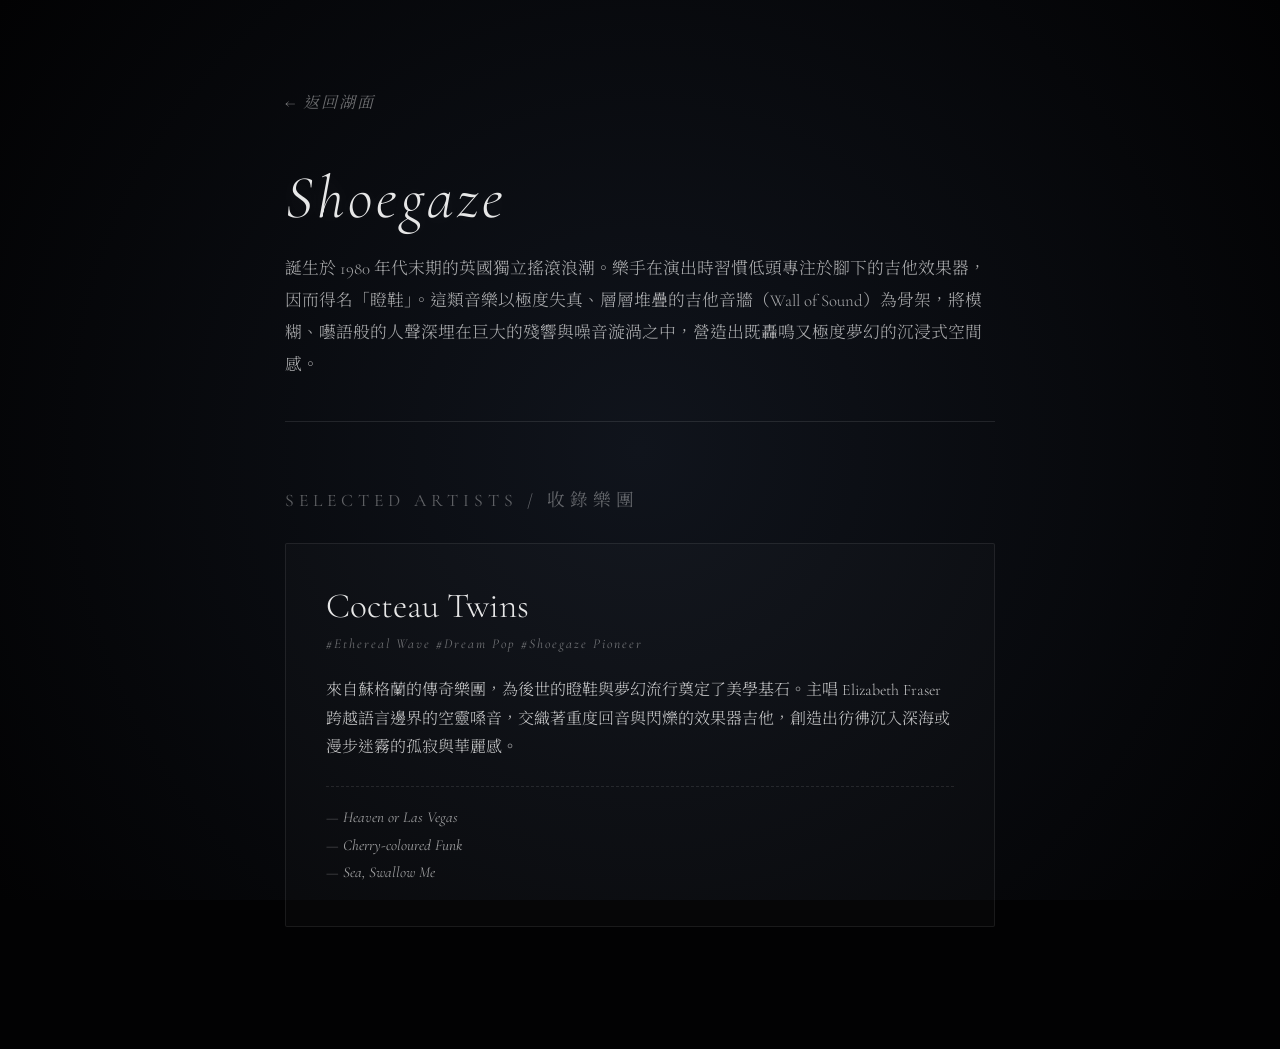
<file: bands/cocteau-twins.html>
<!DOCTYPE html>
<html lang="zh-TW">
<head>
    <meta charset="UTF-8">
    <meta name="viewport" content="width=device-width, initial-scale=1.0">
    <title>Shoegaze — Midnight Lake</title>
    <link rel="preconnect" href="https://fonts.googleapis.com">
    <link rel="preconnect" href="https://fonts.gstatic.com" crossorigin>
    <link href="https://fonts.googleapis.com/css2?family=Cormorant+Garamond:ital,wght@0,300;0,400;1,300&family=Noto+Serif+TC:wght@200;300;400&display=swap" rel="stylesheet">
    <link rel="stylesheet" href="../css/style.css">
    <style>
        .genre-page {
            max-width: 750px; margin: 0 auto; padding: 10vh 20px;
            position: relative; z-index: 2; color: rgba(255, 255, 255, 0.8);
        }
        .back-link {
            display: inline-block; margin-bottom: 3rem;
            color: rgba(255, 255, 255, 0.4); text-decoration: none;
            font-style: italic; letter-spacing: 2px; transition: color 0.3s;
        }
        .back-link:hover { color: rgba(255, 255, 255, 0.9); }
        
        /* 曲風總介紹區塊 */
        .genre-header { margin-bottom: 4rem; border-bottom: 1px solid rgba(255, 255, 255, 0.1); padding-bottom: 2.5rem; }
        .genre-header h1 { font-size: 3.8rem; font-style: italic; margin-bottom: 1.2rem; }
        .genre-desc { line-height: 1.9; font-weight: 300; color: rgba(255, 255, 255, 0.65); font-size: 1.05rem; }

        /* 樂團獨立卡片區塊 */
        .band-section-title { font-size: 1.1rem; letter-spacing: 5px; color: rgba(255, 255, 255, 0.35); margin-bottom: 2rem; text-transform: uppercase; }
        .band-item {
            border: 1px solid rgba(255, 255, 255, 0.08);
            background: rgba(255, 255, 255, 0.02);
            padding: 2.5rem; margin-bottom: 2rem; border-radius: 2px;
        }
        .band-item h3 { font-size: 2.2rem; font-weight: 300; color: rgba(255, 255, 255, 0.9); margin-bottom: 0.5rem; }
        .band-tags { font-size: 0.85rem; letter-spacing: 2px; color: rgba(255, 255, 255, 0.4); font-style: italic; margin-bottom: 1.5rem; }
        .band-vibe { line-height: 1.8; font-weight: 300; margin-bottom: 1.5rem; color: rgba(255, 255, 255, 0.75); }
        .track-list { list-style: none; border-top: 1px dashed rgba(255, 255, 255, 0.1); padding-top: 1rem; }
        .track-list li { font-size: 0.95rem; padding: 0.3rem 0; color: rgba(255, 255, 255, 0.6); font-style: italic; }
        .track-list li::before { content: "— "; color: rgba(255, 255, 255, 0.3); }
    </style>
</head>
<body>
    <div class="noise-overlay"></div>
    <div class="genre-page">
        <a href="../index.html" class="back-link">← 返回湖面</a>
        
        <!-- 曲風文字介紹 -->
        <div class="genre-header">
            <h1>Shoegaze</h1>
            <p class="genre-desc">
                誕生於 1980 年代末期的英國獨立搖滾浪潮。樂手在演出時習慣低頭專注於腳下的吉他效果器，因而得名「瞪鞋」。這類音樂以極度失真、層層堆疊的吉他音牆（Wall of Sound）為骨架，將模糊、囈語般的人聲深埋在巨大的殘響與噪音漩渦之中，營造出既轟鳴又極度夢幻的沉浸式空間感。
            </p>
        </div>

        <!-- 相關樂團介紹 -->
        <div class="band-section-title">Selected Artists / 收錄樂團</div>
        
        <div class="band-item">
            <h3>Cocteau Twins</h3>
            <div class="band-tags">#Ethereal Wave #Dream Pop #Shoegaze Pioneer</div>
            <p class="band-vibe">
                來自蘇格蘭的傳奇樂團，為後世的瞪鞋與夢幻流行奠定了美學基石。主唱 Elizabeth Fraser 跨越語言邊界的空靈嗓音，交織著重度回音與閃爍的效果器吉他，創造出彷彿沉入深海或漫步迷霧的孤寂與華麗感。
            </p>
            <ul class="track-list">
                <li>Heaven or Las Vegas</li>
                <li>Cherry-coloured Funk</li>
                <li>Sea, Swallow Me</li>
            </ul>
        </div>

    </div>
</body>
</html>
</file>
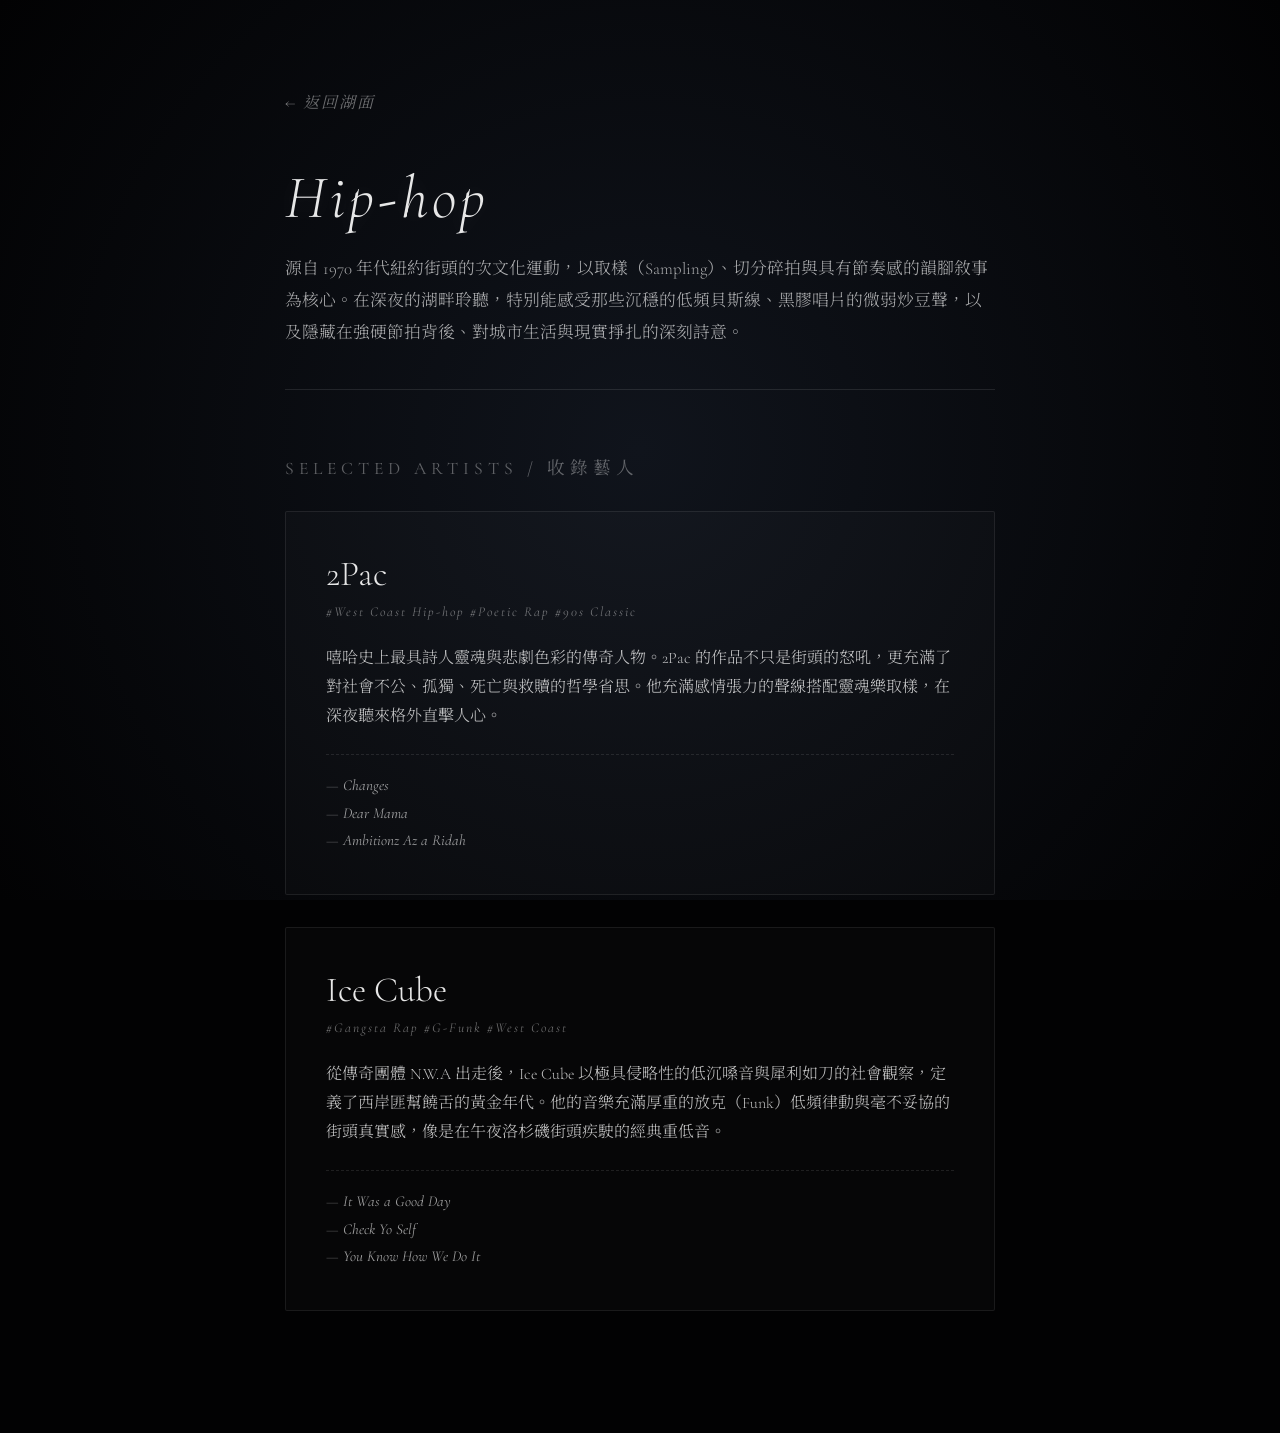
<file: genres/hip-hop.html>
<!DOCTYPE html>
<html lang="zh-TW">
<head>
    <meta charset="UTF-8">
    <meta name="viewport" content="width=device-width, initial-scale=1.0">
    <title>Hip-hop — Midnight Lake</title>
    <link rel="preconnect" href="https://fonts.googleapis.com">
    <link rel="preconnect" href="https://fonts.gstatic.com" crossorigin>
    <link href="https://fonts.googleapis.com/css2?family=Cormorant+Garamond:ital,wght@0,300;0,400;1,300&family=Noto+Serif+TC:wght@200;300;400&display=swap" rel="stylesheet">
    <link rel="stylesheet" href="../css/style.css">
    <style>
        .genre-page {
            max-width: 750px; margin: 0 auto; padding: 10vh 20px;
            position: relative; z-index: 2; color: rgba(255, 255, 255, 0.8);
        }
        .back-link {
            display: inline-block; margin-bottom: 3rem;
            color: rgba(255, 255, 255, 0.4); text-decoration: none;
            font-style: italic; letter-spacing: 2px; transition: color 0.3s;
        }
        .back-link:hover { color: rgba(255, 255, 255, 0.9); }
        
        /* 曲風總介紹區塊 */
        .genre-header { margin-bottom: 4rem; border-bottom: 1px solid rgba(255, 255, 255, 0.1); padding-bottom: 2.5rem; }
        .genre-header h1 { font-size: 3.8rem; font-style: italic; margin-bottom: 1.2rem; }
        .genre-desc { line-height: 1.9; font-weight: 300; color: rgba(255, 255, 255, 0.65); font-size: 1.05rem; }

        /* 藝人獨立卡片區塊 */
        .band-section-title { font-size: 1.1rem; letter-spacing: 5px; color: rgba(255, 255, 255, 0.35); margin-bottom: 2rem; text-transform: uppercase; }
        .band-item {
            border: 1px solid rgba(255, 255, 255, 0.08);
            background: rgba(255, 255, 255, 0.02);
            padding: 2.5rem; margin-bottom: 2rem; border-radius: 2px;
            transition: border 0.4s ease, background 0.4s ease;
        }
        .band-item:hover {
            border: 1px solid rgba(255, 255, 255, 0.2);
            background: rgba(255, 255, 255, 0.04);
        }
        .band-item h3 { font-size: 2.2rem; font-weight: 300; color: rgba(255, 255, 255, 0.9); margin-bottom: 0.5rem; }
        .band-tags { font-size: 0.85rem; letter-spacing: 2px; color: rgba(255, 255, 255, 0.4); font-style: italic; margin-bottom: 1.5rem; }
        .band-vibe { line-height: 1.8; font-weight: 300; margin-bottom: 1.5rem; color: rgba(255, 255, 255, 0.75); }
        .track-list { list-style: none; border-top: 1px dashed rgba(255, 255, 255, 0.1); padding-top: 1rem; }
        .track-list li { font-size: 0.95rem; padding: 0.3rem 0; color: rgba(255, 255, 255, 0.6); font-style: italic; }
        .track-list li::before { content: "— "; color: rgba(255, 255, 255, 0.3); }
    </style>
</head>
<body>
    <div class="noise-overlay"></div>
    <div class="genre-page">
        <a href="../index.html" class="back-link">← 返回湖面</a>
        
        <!-- 曲風文字介紹 -->
        <div class="genre-header">
            <h1>Hip-hop</h1>
            <p class="genre-desc">
                源自 1970 年代紐約街頭的次文化運動，以取樣（Sampling）、切分碎拍與具有節奏感的韻腳敘事為核心。在深夜的湖畔聆聽，特別能感受那些沉穩的低頻貝斯線、黑膠唱片的微弱炒豆聲，以及隱藏在強硬節拍背後、對城市生活與現實掙扎的深刻詩意。
            </p>
        </div>

        <!-- 相關藝人介紹 -->
        <div class="band-section-title">Selected Artists / 收錄藝人</div>
        
        <!-- 藝人一：2Pac -->
        <div class="band-item">
            <h3>2Pac</h3>
            <div class="band-tags">#West Coast Hip-hop #Poetic Rap #90s Classic</div>
            <p class="band-vibe">
                嘻哈史上最具詩人靈魂與悲劇色彩的傳奇人物。2Pac 的作品不只是街頭的怒吼，更充滿了對社會不公、孤獨、死亡與救贖的哲學省思。他充滿感情張力的聲線搭配靈魂樂取樣，在深夜聽來格外直擊人心。
            </p>
            <ul class="track-list">
                <li>Changes</li>
                <li>Dear Mama</li>
                <li>Ambitionz Az a Ridah</li>
            </ul>
        </div>

        <!-- 藝人二：Ice Cube -->
        <div class="band-item">
            <h3>Ice Cube</h3>
            <div class="band-tags">#Gangsta Rap #G-Funk #West Coast</div>
            <p class="band-vibe">
                從傳奇團體 N.W.A 出走後，Ice Cube 以極具侵略性的低沉嗓音與犀利如刀的社會觀察，定義了西岸匪幫饒舌的黃金年代。他的音樂充滿厚重的放克（Funk）低頻律動與毫不妥協的街頭真實感，像是在午夜洛杉磯街頭疾駛的經典重低音。
            </p>
            <ul class="track-list">
                <li>It Was a Good Day</li>
                <li>Check Yo Self</li>
                <li>You Know How We Do It</li>
            </ul>
        </div>

    </div>
</body>
</html>
</file>
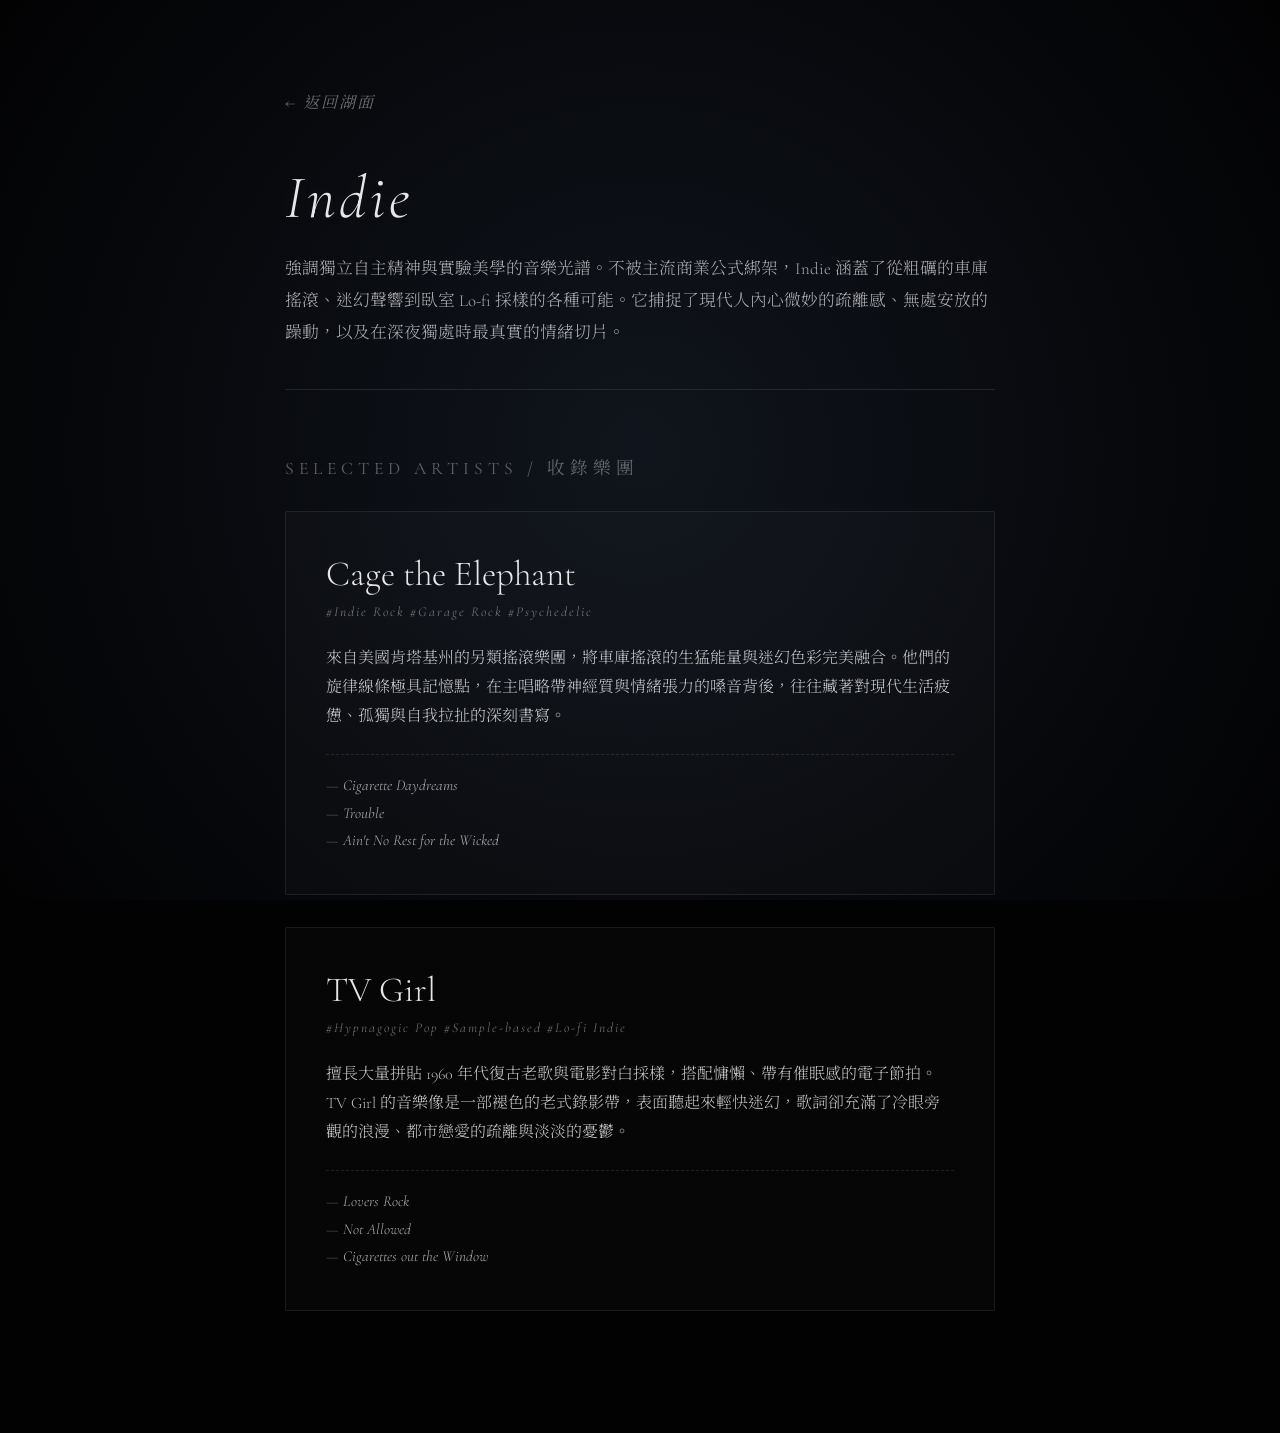
<file: genres/indie.html>
<!DOCTYPE html>
<html lang="zh-TW">
<head>
    <meta charset="UTF-8">
    <meta name="viewport" content="width=device-width, initial-scale=1.0">
    <title>Indie — Midnight Lake</title>
    <link rel="preconnect" href="https://fonts.googleapis.com">
    <link rel="preconnect" href="https://fonts.gstatic.com" crossorigin>
    <link href="https://fonts.googleapis.com/css2?family=Cormorant+Garamond:ital,wght@0,300;0,400;1,300&family=Noto+Serif+TC:wght@200;300;400&display=swap" rel="stylesheet">
    <link rel="stylesheet" href="../css/style.css">
    <style>
        .genre-page {
            max-width: 750px; margin: 0 auto; padding: 10vh 20px;
            position: relative; z-index: 2; color: rgba(255, 255, 255, 0.8);
        }
        .back-link {
            display: inline-block; margin-bottom: 3rem;
            color: rgba(255, 255, 255, 0.4); text-decoration: none;
            font-style: italic; letter-spacing: 2px; transition: color 0.3s;
        }
        .back-link:hover { color: rgba(255, 255, 255, 0.9); }
        
        /* 曲風總介紹區塊 */
        .genre-header { margin-bottom: 4rem; border-bottom: 1px solid rgba(255, 255, 255, 0.1); padding-bottom: 2.5rem; }
        .genre-header h1 { font-size: 3.8rem; font-style: italic; margin-bottom: 1.2rem; }
        .genre-desc { line-height: 1.9; font-weight: 300; color: rgba(255, 255, 255, 0.65); font-size: 1.05rem; }

        /* 樂團獨立卡片區塊 */
        .band-section-title { font-size: 1.1rem; letter-spacing: 5px; color: rgba(255, 255, 255, 0.35); margin-bottom: 2rem; text-transform: uppercase; }
        .band-item {
            border: 1px solid rgba(255, 255, 255, 0.08);
            background: rgba(255, 255, 255, 0.02);
            padding: 2.5rem; margin-bottom: 2rem; border-radius: 2px;
            transition: border 0.4s ease, background 0.4s ease;
        }
        .band-item:hover {
            border: 1px solid rgba(255, 255, 255, 0.2);
            background: rgba(255, 255, 255, 0.04);
        }
        .band-item h3 { font-size: 2.2rem; font-weight: 300; color: rgba(255, 255, 255, 0.9); margin-bottom: 0.5rem; }
        .band-tags { font-size: 0.85rem; letter-spacing: 2px; color: rgba(255, 255, 255, 0.4); font-style: italic; margin-bottom: 1.5rem; }
        .band-vibe { line-height: 1.8; font-weight: 300; margin-bottom: 1.5rem; color: rgba(255, 255, 255, 0.75); }
        .track-list { list-style: none; border-top: 1px dashed rgba(255, 255, 255, 0.1); padding-top: 1rem; }
        .track-list li { font-size: 0.95rem; padding: 0.3rem 0; color: rgba(255, 255, 255, 0.6); font-style: italic; }
        .track-list li::before { content: "— "; color: rgba(255, 255, 255, 0.3); }
    </style>
</head>
<body>
    <div class="noise-overlay"></div>
    <div class="genre-page">
        <a href="../index.html" class="back-link">← 返回湖面</a>
        
        <!-- 曲風文字介紹 -->
        <div class="genre-header">
            <h1>Indie</h1>
            <p class="genre-desc">
                強調獨立自主精神與實驗美學的音樂光譜。不被主流商業公式綁架，Indie 涵蓋了從粗礪的車庫搖滾、迷幻聲響到臥室 Lo-fi 採樣的各種可能。它捕捉了現代人內心微妙的疏離感、無處安放的躁動，以及在深夜獨處時最真實的情緒切片。
            </p>
        </div>

        <!-- 相關樂團介紹 -->
        <div class="band-section-title">Selected Artists / 收錄樂團</div>
        
        <!-- 樂團一：Cage the Elephant -->
        <div class="band-item">
            <h3>Cage the Elephant</h3>
            <div class="band-tags">#Indie Rock #Garage Rock #Psychedelic</div>
            <p class="band-vibe">
                來自美國肯塔基州的另類搖滾樂團，將車庫搖滾的生猛能量與迷幻色彩完美融合。他們的旋律線條極具記憶點，在主唱略帶神經質與情緒張力的嗓音背後，往往藏著對現代生活疲憊、孤獨與自我拉扯的深刻書寫。
            </p>
            <ul class="track-list">
                <li>Cigarette Daydreams</li>
                <li>Trouble</li>
                <li>Ain't No Rest for the Wicked</li>
            </ul>
        </div>

        <!-- 樂團二：TV Girl -->
        <div class="band-item">
            <h3>TV Girl</h3>
            <div class="band-tags">#Hypnagogic Pop #Sample-based #Lo-fi Indie</div>
            <p class="band-vibe">
                擅長大量拼貼 1960 年代復古老歌與電影對白採樣，搭配慵懶、帶有催眠感的電子節拍。TV Girl 的音樂像是一部褪色的老式錄影帶，表面聽起來輕快迷幻，歌詞卻充滿了冷眼旁觀的浪漫、都市戀愛的疏離與淡淡的憂鬱。
            </p>
            <ul class="track-list">
                <li>Lovers Rock</li>
                <li>Not Allowed</li>
                <li>Cigarettes out the Window</li>
            </ul>
        </div>

    </div>
</body>
</html>
</file>
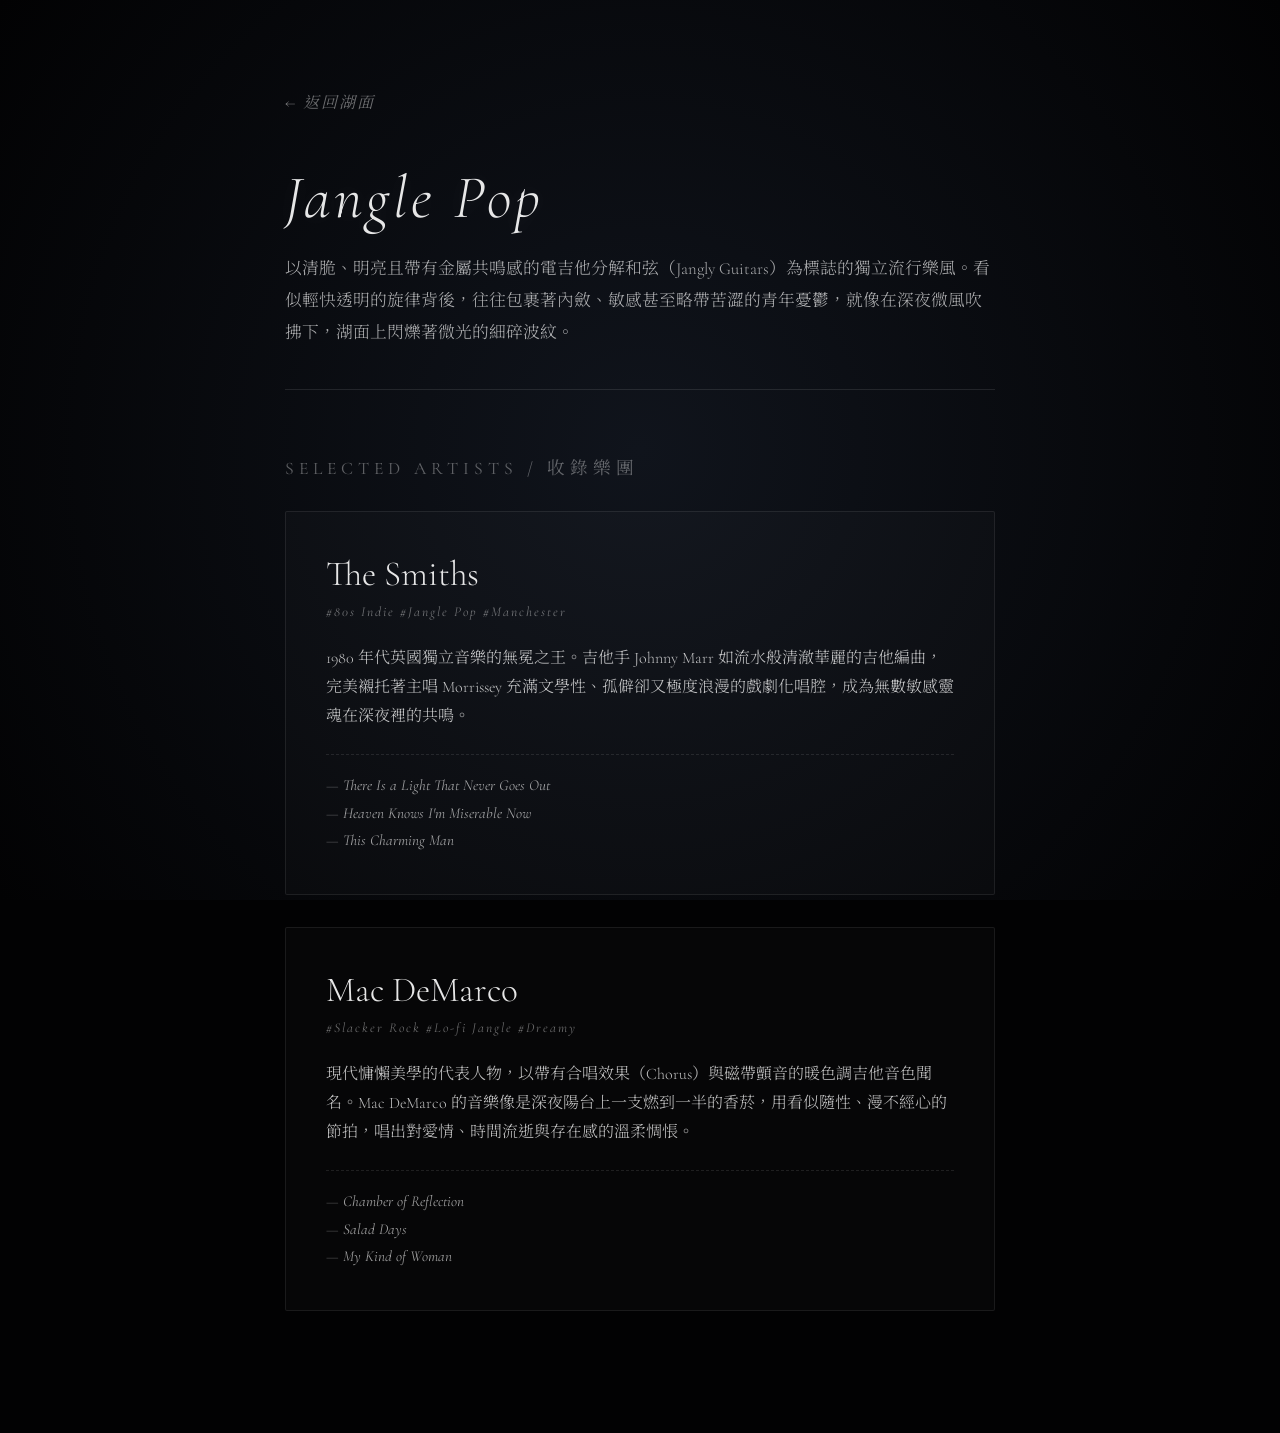
<file: genres/jangle-pop.html>
<!DOCTYPE html>
<html lang="zh-TW">
<head>
    <meta charset="UTF-8">
    <meta name="viewport" content="width=device-width, initial-scale=1.0">
    <title>Jangle Pop — Midnight Lake</title>
    <link rel="preconnect" href="https://fonts.googleapis.com">
    <link rel="preconnect" href="https://fonts.gstatic.com" crossorigin>
    <link href="https://fonts.googleapis.com/css2?family=Cormorant+Garamond:ital,wght@0,300;0,400;1,300&family=Noto+Serif+TC:wght@200;300;400&display=swap" rel="stylesheet">
    <link rel="stylesheet" href="../css/style.css">
    <style>
        .genre-page {
            max-width: 750px; margin: 0 auto; padding: 10vh 20px;
            position: relative; z-index: 2; color: rgba(255, 255, 255, 0.8);
        }
        .back-link {
            display: inline-block; margin-bottom: 3rem;
            color: rgba(255, 255, 255, 0.4); text-decoration: none;
            font-style: italic; letter-spacing: 2px; transition: color 0.3s;
        }
        .back-link:hover { color: rgba(255, 255, 255, 0.9); }
        
        /* 曲風總介紹區塊 */
        .genre-header { margin-bottom: 4rem; border-bottom: 1px solid rgba(255, 255, 255, 0.1); padding-bottom: 2.5rem; }
        .genre-header h1 { font-size: 3.8rem; font-style: italic; margin-bottom: 1.2rem; }
        .genre-desc { line-height: 1.9; font-weight: 300; color: rgba(255, 255, 255, 0.65); font-size: 1.05rem; }

        /* 樂團獨立卡片區塊 */
        .band-section-title { font-size: 1.1rem; letter-spacing: 5px; color: rgba(255, 255, 255, 0.35); margin-bottom: 2rem; text-transform: uppercase; }
        .band-item {
            border: 1px solid rgba(255, 255, 255, 0.08);
            background: rgba(255, 255, 255, 0.02);
            padding: 2.5rem; margin-bottom: 2rem; border-radius: 2px;
            transition: border 0.4s ease, background 0.4s ease;
        }
        .band-item:hover {
            border: 1px solid rgba(255, 255, 255, 0.2);
            background: rgba(255, 255, 255, 0.04);
        }
        .band-item h3 { font-size: 2.2rem; font-weight: 300; color: rgba(255, 255, 255, 0.9); margin-bottom: 0.5rem; }
        .band-tags { font-size: 0.85rem; letter-spacing: 2px; color: rgba(255, 255, 255, 0.4); font-style: italic; margin-bottom: 1.5rem; }
        .band-vibe { line-height: 1.8; font-weight: 300; margin-bottom: 1.5rem; color: rgba(255, 255, 255, 0.75); }
        .track-list { list-style: none; border-top: 1px dashed rgba(255, 255, 255, 0.1); padding-top: 1rem; }
        .track-list li { font-size: 0.95rem; padding: 0.3rem 0; color: rgba(255, 255, 255, 0.6); font-style: italic; }
        .track-list li::before { content: "— "; color: rgba(255, 255, 255, 0.3); }
    </style>
</head>
<body>
    <div class="noise-overlay"></div>
    <div class="genre-page">
        <a href="../index.html" class="back-link">← 返回湖面</a>
        
        <!-- 曲風文字介紹 -->
        <div class="genre-header">
            <h1>Jangle Pop</h1>
            <p class="genre-desc">
                以清脆、明亮且帶有金屬共鳴感的電吉他分解和弦（Jangly Guitars）為標誌的獨立流行樂風。看似輕快透明的旋律背後，往往包裹著內斂、敏感甚至略帶苦澀的青年憂鬱，就像在深夜微風吹拂下，湖面上閃爍著微光的細碎波紋。
            </p>
        </div>

        <!-- 相關樂團介紹 -->
        <div class="band-section-title">Selected Artists / 收錄樂團</div>
        
        <!-- 樂團一：The Smiths -->
        <div class="band-item">
            <h3>The Smiths</h3>
            <div class="band-tags">#80s Indie #Jangle Pop #Manchester</div>
            <p class="band-vibe">
                1980 年代英國獨立音樂的無冕之王。吉他手 Johnny Marr 如流水般清澈華麗的吉他編曲，完美襯托著主唱 Morrissey 充滿文學性、孤僻卻又極度浪漫的戲劇化唱腔，成為無數敏感靈魂在深夜裡的共鳴。
            </p>
            <ul class="track-list">
                <li>There Is a Light That Never Goes Out</li>
                <li>Heaven Knows I'm Miserable Now</li>
                <li>This Charming Man</li>
            </ul>
        </div>

        <!-- 樂團二：Mac DeMarco -->
        <div class="band-item">
            <h3>Mac DeMarco</h3>
            <div class="band-tags">#Slacker Rock #Lo-fi Jangle #Dreamy</div>
            <p class="band-vibe">
                現代慵懶美學的代表人物，以帶有合唱效果（Chorus）與磁帶顫音的暖色調吉他音色聞名。Mac DeMarco 的音樂像是深夜陽台上一支燃到一半的香菸，用看似隨性、漫不經心的節拍，唱出對愛情、時間流逝與存在感的溫柔惆悵。
            </p>
            <ul class="track-list">
                <li>Chamber of Reflection</li>
                <li>Salad Days</li>
                <li>My Kind of Woman</li>
            </ul>
        </div>

    </div>
</body>
</html>
</file>
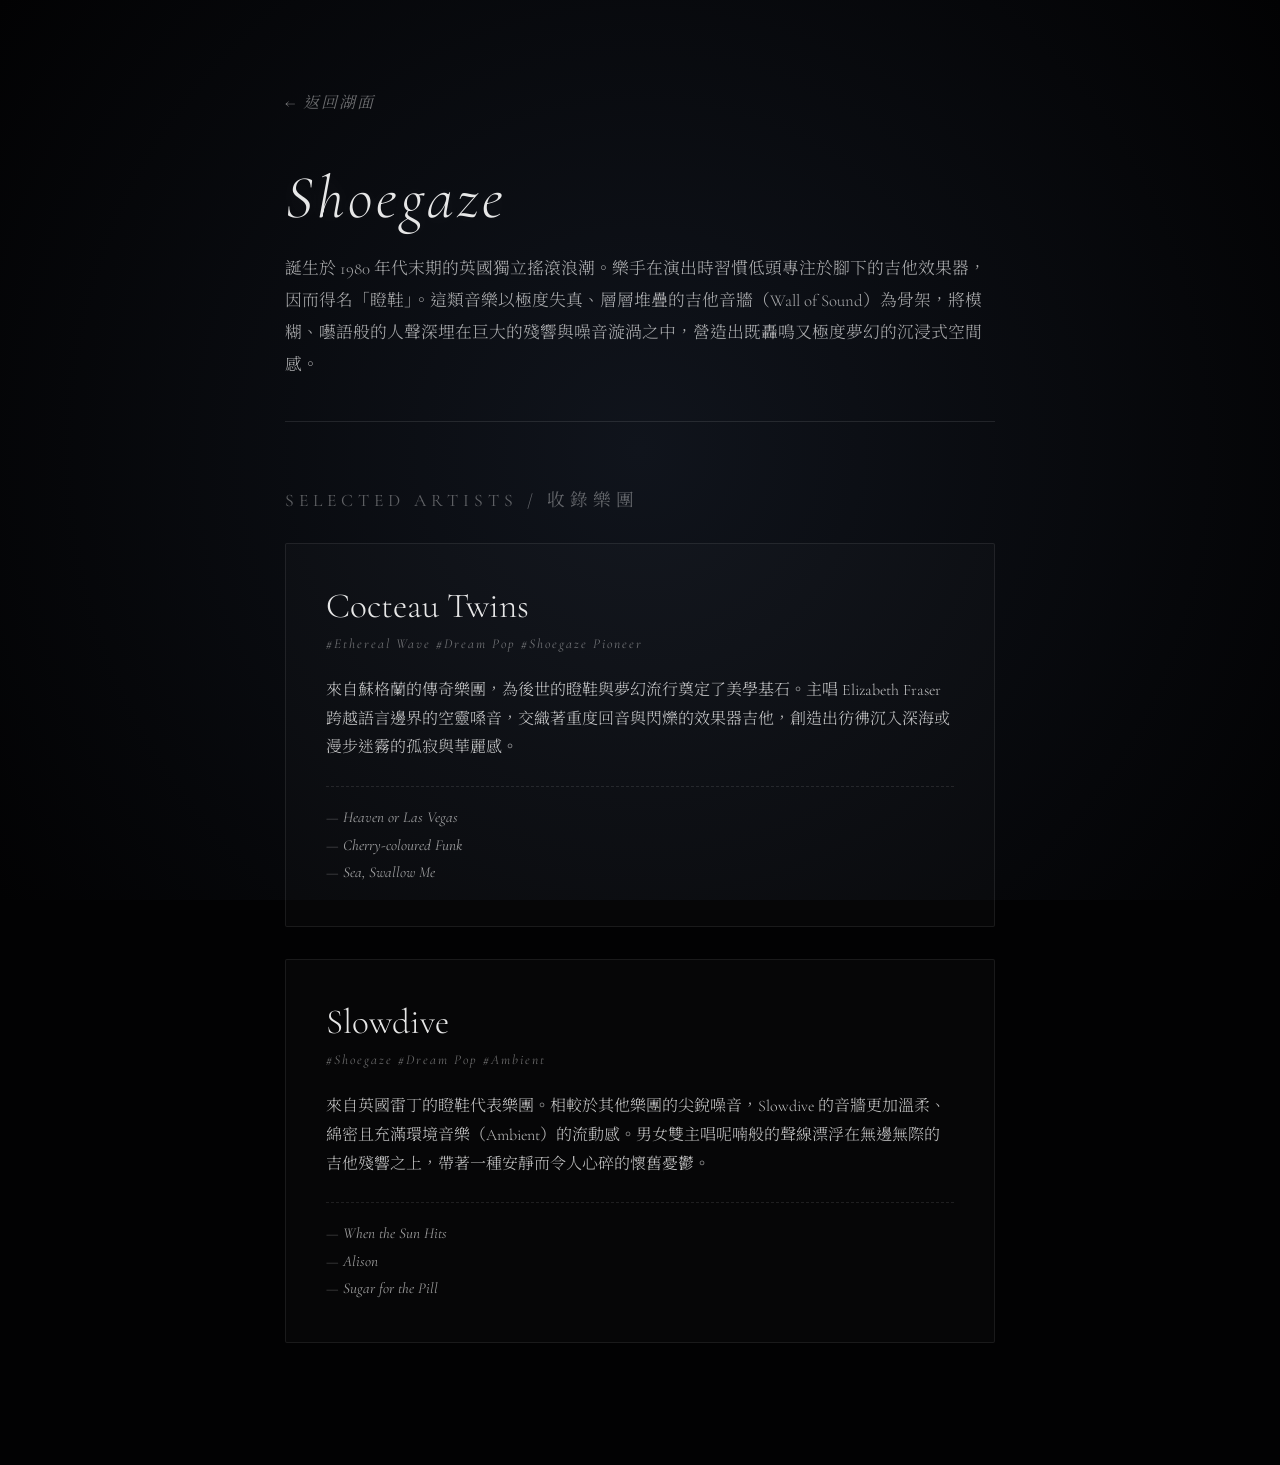
<file: genres/shoegaze.html>
<!DOCTYPE html>
<html lang="zh-TW">
<head>
    <meta charset="UTF-8">
    <meta name="viewport" content="width=device-width, initial-scale=1.0">
    <title>Shoegaze — Midnight Lake</title>
    <link rel="preconnect" href="https://fonts.googleapis.com">
    <link rel="preconnect" href="https://fonts.gstatic.com" crossorigin>
    <link href="https://fonts.googleapis.com/css2?family=Cormorant+Garamond:ital,wght@0,300;0,400;1,300&family=Noto+Serif+TC:wght@200;300;400&display=swap" rel="stylesheet">
    <link rel="stylesheet" href="../css/style.css">
    <style>
        .genre-page {
            max-width: 750px; margin: 0 auto; padding: 10vh 20px;
            position: relative; z-index: 2; color: rgba(255, 255, 255, 0.8);
        }
        .back-link {
            display: inline-block; margin-bottom: 3rem;
            color: rgba(255, 255, 255, 0.4); text-decoration: none;
            font-style: italic; letter-spacing: 2px; transition: color 0.3s;
        }
        .back-link:hover { color: rgba(255, 255, 255, 0.9); }
        
        /* 曲風總介紹區塊 */
        .genre-header { margin-bottom: 4rem; border-bottom: 1px solid rgba(255, 255, 255, 0.1); padding-bottom: 2.5rem; }
        .genre-header h1 { font-size: 3.8rem; font-style: italic; margin-bottom: 1.2rem; }
        .genre-desc { line-height: 1.9; font-weight: 300; color: rgba(255, 255, 255, 0.65); font-size: 1.05rem; }

        /* 樂團獨立卡片區塊 */
        .band-section-title { font-size: 1.1rem; letter-spacing: 5px; color: rgba(255, 255, 255, 0.35); margin-bottom: 2rem; text-transform: uppercase; }
        .band-item {
            border: 1px solid rgba(255, 255, 255, 0.08);
            background: rgba(255, 255, 255, 0.02);
            padding: 2.5rem; margin-bottom: 2rem; border-radius: 2px;
            transition: border 0.4s ease, background 0.4s ease;
        }
        .band-item:hover {
            border: 1px solid rgba(255, 255, 255, 0.2);
            background: rgba(255, 255, 255, 0.04);
        }
        .band-item h3 { font-size: 2.2rem; font-weight: 300; color: rgba(255, 255, 255, 0.9); margin-bottom: 0.5rem; }
        .band-tags { font-size: 0.85rem; letter-spacing: 2px; color: rgba(255, 255, 255, 0.4); font-style: italic; margin-bottom: 1.5rem; }
        .band-vibe { line-height: 1.8; font-weight: 300; margin-bottom: 1.5rem; color: rgba(255, 255, 255, 0.75); }
        .track-list { list-style: none; border-top: 1px dashed rgba(255, 255, 255, 0.1); padding-top: 1rem; }
        .track-list li { font-size: 0.95rem; padding: 0.3rem 0; color: rgba(255, 255, 255, 0.6); font-style: italic; }
        .track-list li::before { content: "— "; color: rgba(255, 255, 255, 0.3); }
    </style>
</head>
<body>
    <div class="noise-overlay"></div>
    <div class="genre-page">
        <a href="../index.html" class="back-link">← 返回湖面</a>
        
        <!-- 曲風文字介紹 -->
        <div class="genre-header">
            <h1>Shoegaze</h1>
            <p class="genre-desc">
                誕生於 1980 年代末期的英國獨立搖滾浪潮。樂手在演出時習慣低頭專注於腳下的吉他效果器，因而得名「瞪鞋」。這類音樂以極度失真、層層堆疊的吉他音牆（Wall of Sound）為骨架，將模糊、囈語般的人聲深埋在巨大的殘響與噪音漩渦之中，營造出既轟鳴又極度夢幻的沉浸式空間感。
            </p>
        </div>

        <!-- 相關樂團介紹 -->
        <div class="band-section-title">Selected Artists / 收錄樂團</div>
        
        <!-- 樂團一：Cocteau Twins -->
        <div class="band-item">
            <h3>Cocteau Twins</h3>
            <div class="band-tags">#Ethereal Wave #Dream Pop #Shoegaze Pioneer</div>
            <p class="band-vibe">
                來自蘇格蘭的傳奇樂團，為後世的瞪鞋與夢幻流行奠定了美學基石。主唱 Elizabeth Fraser 跨越語言邊界的空靈嗓音，交織著重度回音與閃爍的效果器吉他，創造出彷彿沉入深海或漫步迷霧的孤寂與華麗感。
            </p>
            <ul class="track-list">
                <li>Heaven or Las Vegas</li>
                <li>Cherry-coloured Funk</li>
                <li>Sea, Swallow Me</li>
            </ul>
        </div>

        <!-- 樂團二：Slowdive -->
        <div class="band-item">
            <h3>Slowdive</h3>
            <div class="band-tags">#Shoegaze #Dream Pop #Ambient</div>
            <p class="band-vibe">
                來自英國雷丁的瞪鞋代表樂團。相較於其他樂團的尖銳噪音，Slowdive 的音牆更加溫柔、綿密且充滿環境音樂（Ambient）的流動感。男女雙主唱呢喃般的聲線漂浮在無邊無際的吉他殘響之上，帶著一種安靜而令人心碎的懷舊憂鬱。
            </p>
            <ul class="track-list">
                <li>When the Sun Hits</li>
                <li>Alison</li>
                <li>Sugar for the Pill</li>
            </ul>
        </div>

    </div>
</body>
</html>
</file>
<file: css/style.css>
* { box-sizing: border-box; margin: 0; padding: 0; }

body, html {
    width: 100%; min-height: 100%;
    background-color: #020203; 
    color: rgba(255, 255, 255, 0.7);
    font-family: 'Cormorant Garamond', 'Noto Serif TC', serif;
    overflow-x: hidden;
}

body::before {
    content: ""; position: fixed;
    top: 0; left: 0; width: 100%; height: 100%;
    background: radial-gradient(circle at 50% 50%, rgba(20, 25, 35, 0.8), #020203);
    z-index: 0; pointer-events: none;
}

.noise-overlay {
    position: fixed; top: 0; left: 0; width: 100vw; height: 100vh;
    background: url('https://www.transparenttextures.com/patterns/stardust.png');
    opacity: 0.25; z-index: 0; pointer-events: none;
}

#lakeCanvas { position: fixed; top: 0; left: 0; width: 100%; height: 100%; z-index: 1; }

#intro-text {
    position: fixed; top: 50%; left: 50%; transform: translate(-50%, -50%);
    z-index: 3; font-size: 1.8rem; letter-spacing: 8px; font-style: italic;
    color: rgba(255, 255, 255, 0.5); text-shadow: 0 0 15px rgba(255,255,255,0.2);
    transition: opacity 2s ease; pointer-events: none;
}

#content {
    position: relative; z-index: 2; max-width: 900px; margin: 0 auto;
    padding: 8vh 20px; opacity: 0; transition: opacity 3s ease 1s; pointer-events: none;
}
#content.visible { opacity: 1; pointer-events: auto; }

h1 {
    font-size: 3.5rem; font-weight: 300; letter-spacing: 4px;
    color: rgba(255, 255, 255, 0.9); margin-bottom: 0.5rem;
    text-shadow: 0 0 20px rgba(255,255,255,0.1);
}

.subtitle {
    font-size: 1rem; font-weight: 200; letter-spacing: 8px; 
    margin-bottom: 3rem; color: rgba(255, 255, 255, 0.4);
}

.genre-container { 
    display: grid; 
    grid-template-columns: repeat(auto-fit, minmax(300px, 1fr)); 
    gap: 1.5rem; 
}

/* 可點擊的純曲風方塊 */
.genre-card {
    display: flex;
    align-items: center;
    justify-content: center;
    text-decoration: none;
    border: 1px solid rgba(255, 255, 255, 0.08);
    background: rgba(255, 255, 255, 0.02);
    backdrop-filter: blur(4px);
    padding: 3.5rem 2rem;
    border-radius: 2px;
    transition: border 0.4s ease, background 0.4s ease, transform 0.4s ease;
}

.genre-card:hover {
    border: 1px solid rgba(255, 255, 255, 0.3);
    background: rgba(255, 255, 255, 0.06);
    transform: translateY(-3px);
}

.genre-card h2 {
    font-size: 2rem; font-weight: 300; font-style: italic; letter-spacing: 3px;
    color: rgba(255, 255, 255, 0.85);
    margin: 0;
}

.tbc {
    text-align: center;
    font-size: 0.9rem;
    font-style: italic;
    letter-spacing: 4px;
    color: rgba(255, 255, 255, 0.2);
    margin-top: 3rem;
    pointer-events: none;
    user-select: none;
}
</file>
